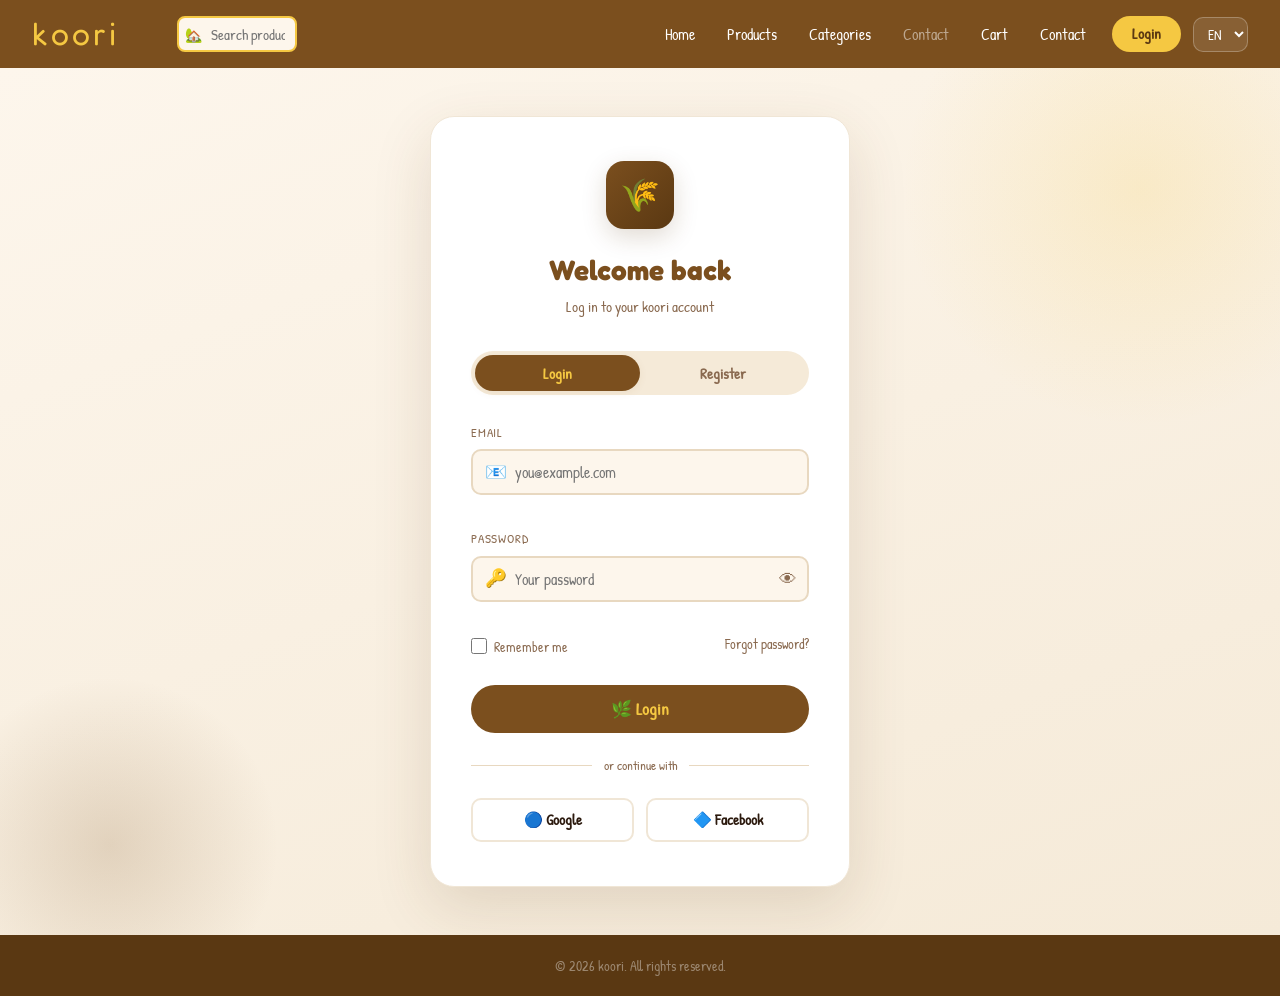
<file: login.html>
<!DOCTYPE html>
<html lang="en">
<head>
  <meta charset="UTF-8"/>
  <meta name="viewport" content="width=device-width, initial-scale=1.0"/>
  <title>koori — Login</title>
  <link href="https://fonts.googleapis.com/css2?family=Patrick+Hand&family=Fredoka+One&display=swap" rel="stylesheet"/>
  <link rel="stylesheet" href="login.css">
  <link rel="icon" type="image/png" href="logo.png">
  <link rel="stylesheet" href="variables.css">
  <link rel="stylesheet" href="navbar.css">
  <link rel="stylesheet" href="buttons.css">
  <link rel="stylesheet" href="cards.css">
  <link rel="stylesheet" href="utilities.css">
  <script>
    (function() {
      if (localStorage.getItem('loggedIn') === 'true') {
        var params = new URLSearchParams(location.search);
        window.location.replace(params.get('redirect') || 'products.html');
      }
    })();
  </script>
</head>
<body>

<!--  NAVBAR  -->
<header role="banner">
    <nav class="navbar" role="navigation" aria-label="Main navigation">
        <div class="koori-bg">
            <span class="koori-logo">
                <a href="index.html" class="link-logo" aria-label="koori home">
                <span class="koori-letter1" aria-hidden="true">k</span>
                <span class="koori-letter2" aria-hidden="true">o</span>
                <span class="koori-letter3" aria-hidden="true">o</span>
                <span class="koori-letter4" aria-hidden="true">r</span>
                <span class="koori-letter5" aria-hidden="true">i</span>
                </a>
            </span>

        </div>
        <div class="search-box">
        <input type="text" placeholder="Search products…" id="navSearch" aria-label="Search products" autocomplete="off"/>
        <button type="reset" aria-label="Clear search"></button>
        <div class="search-results" id="searchResults" role="listbox" aria-label="Search suggestions"></div>
        </div>
        <ul class="nav-links" role="list">
            <li><a href="index.html">Home</a></li>
            <li><a href="products.html">Products</a></li>
            <li><a href="categories.html">news</a></li>
            <li><a href="#" id="addItemLink">Add Item</a></li>
            <li><a href="cart.html">Cart <span id="cartCount" aria-live="polite" aria-label="items in cart"></span></a></li>
            <li><a href="contact.html">Contact</a></li>
        </ul>
        <button class="hamburger" id="hamburgerBtn" aria-expanded="false" aria-controls="mobileNav" aria-label="Toggle menu">
          <span></span><span></span><span></span>
        </button>
        <div class="nav-icons">
            <a href="login.html" class="login-btn">Login</a>
        </div>
        <div class="language-switcher">
            <select id="languageSelect" aria-label="Select language">
                <option value="en">EN</option>
                <option value="fr">FR</option>
                <option value="ar">AR</option>
                <option value="it">IT</option>
            </select>
        </div>
    </nav>
    <!-- Mobile Nav -->
    <nav class="mobile-nav" id="mobileNav" aria-label="Mobile navigation">
        <a href="index.html">Home</a>
        <a href="products.html">Products</a>
        <a href="categories.html">news</a>
        <a href="#" id="addItemLinkMobile">Add Item</a>
        <a href="cart.html">Cart</a>
        <a href="contact.html">Contact</a>
        <a href="login.html">Login</a>
    </nav>
</header>


<!--  MAIN  -->
<main>
  <div class="login-card">

    <!-- icon + heading -->
    <div class="card-icon">🌾</div>
    <h1 class="card-title">Welcome back</h1>
    <p class="card-subtitle">Log in to your koori account</p>

    <!-- tabs -->
    <div class="tabs">
      <button class="tab-btn active" id="tabLogin"    onclick="switchTab('login')">Login</button>
      <button class="tab-btn"        id="tabRegister" onclick="switchTab('register')">Register</button>
    </div>

    <!-- alert banner -->
    <div class="alert" id="alertBox"></div>

    <!-- ── LOGIN FORM ── -->
    <div class="form-panel visible" id="panelLogin">
      <div class="field" id="savedPhoneField" style="display:none;">
        <label>Phone Number</label>
        <div class="input-wrap">
          <span class="input-icon">📞</span>
          <input type="tel" id="savedPhoneDisplay" placeholder="" readonly style="background:var(--cream-dark);cursor:default;color:var(--text-muted);"/>
        </div>
      </div>

      <div class="field">
        <label for="loginEmail">Email</label>
        <div class="input-wrap">
          <span class="input-icon">📧</span>
          <input type="email" id="loginEmail" placeholder="you@example.com" autocomplete="email"/>
        </div>
        <div class="field-error" id="loginEmailErr"></div>
      </div>

      <div class="field">
        <label for="loginPassword">Password</label>
        <div class="input-wrap">
          <span class="input-icon">🔑</span>
          <input type="password" id="loginPassword" placeholder="Your password" autocomplete="current-password"/>
          <button class="toggle-pw" type="button" onclick="togglePw('loginPassword',this)" title="Show / hide">👁</button>
        </div>
        <div class="field-error" id="loginPasswordErr"></div>
      </div>

      <div class="form-row">
        <label class="remember-label">
          <input type="checkbox" id="rememberMe"/> Remember me
        </label>
        <a href="#" class="forgot-link" onclick="forgotPassword(event)">Forgot password?</a>
      </div>

      <button class="submit-btn" id="loginBtn" onclick="doLogin()">🌿 Login</button>

      <div class="divider">or continue with</div>
      <div class="social-row">
        <button class="social-btn" onclick="socialLogin('Google')">🔵 Google</button>
        <button class="social-btn" onclick="socialLogin('Facebook')">🔷 Facebook</button>
      </div>
    </div>

    <!-- ── REGISTER FORM ── -->
    <div class="form-panel" id="panelRegister">
      <div class="field">
        <label for="regName">Full Name</label>
        <div class="input-wrap">
          <span class="input-icon">👤</span>
          <input type="text" id="regName" placeholder="Your full name" autocomplete="name"/>
        </div>
        <div class="field-error" id="regNameErr"></div>
      </div>

      <div class="field">
        <label for="regPhone">Phone Number</label>
        <div class="input-wrap">
          <span class="input-icon">📞</span>
          <input type="tel" id="regPhone" placeholder="+216 55 123 456" autocomplete="tel"/>
        </div>
        <div class="field-error" id="regPhoneErr"></div>
      </div>

      <div class="field">
        <label for="regEmail">Email</label>
        <div class="input-wrap">
          <span class="input-icon">📧</span>
          <input type="email" id="regEmail" placeholder="you@example.com" autocomplete="email"/>
        </div>
        <div class="field-error" id="regEmailErr"></div>
      </div>

      <div class="field">
        <label for="regPassword">Password</label>
        <div class="input-wrap">
          <span class="input-icon">🔑</span>
          <input type="password" id="regPassword" placeholder="Choose a password" autocomplete="new-password"
                 oninput="checkStrength(this.value)"/>
          <button class="toggle-pw" type="button" onclick="togglePw('regPassword',this)" title="Show / hide">👁</button>
        </div>
        <div class="strength-bar" id="strengthBar">
          <div class="strength-seg" id="seg1"></div>
          <div class="strength-seg" id="seg2"></div>
          <div class="strength-seg" id="seg3"></div>
          <div class="strength-seg" id="seg4"></div>
        </div>
        <div class="strength-label" id="strengthLabel"></div>
        <!-- live password tips -->
        <div class="pw-tips" id="pwTips">
          <div class="pw-tips-title">🔐 A strong password needs:</div>
          <ul class="pw-rules">
            <li class="pw-rule" id="rule-length">  <span class="rule-icon">✗</span> At least 8 characters</li>
            <li class="pw-rule" id="rule-upper">   <span class="rule-icon">✗</span> One uppercase letter (A–Z)</li>
            <li class="pw-rule" id="rule-number">  <span class="rule-icon">✗</span> One number (0–9)</li>
            <li class="pw-rule" id="rule-special"> <span class="rule-icon">✗</span> One special character (!@#$…)</li>
          </ul>
        </div>
        <div class="field-error" id="regPasswordErr"></div>
      </div>

      <div class="field">
        <label for="regConfirm">Confirm Password</label>
        <div class="input-wrap">
          <span class="input-icon">🔒</span>
          <input type="password" id="regConfirm" placeholder="Repeat your password" autocomplete="new-password"/>
          <button class="toggle-pw" type="button" onclick="togglePw('regConfirm',this)" title="Show / hide">👁</button>
        </div>
        <div class="field-error" id="regConfirmErr"></div>
      </div>

      <button class="submit-btn" id="registerBtn" onclick="doRegister()" style="margin-top:.4rem;">
        🌱 Create Account
      </button>

      <div class="divider">or continue with</div>
      <div class="social-row">
        <button class="social-btn" onclick="socialLogin('Google')">🔵 Google</button>
        <button class="social-btn" onclick="socialLogin('Facebook')">🔷 Facebook</button>
      </div>
    </div>

  </div>
</main>

<!--  FOOTER  -->
<footer class="site-footer">
  © 2026 koori. All rights reserved.
</footer>

<script src="login.js"></script>
</body>
</html>
</file>
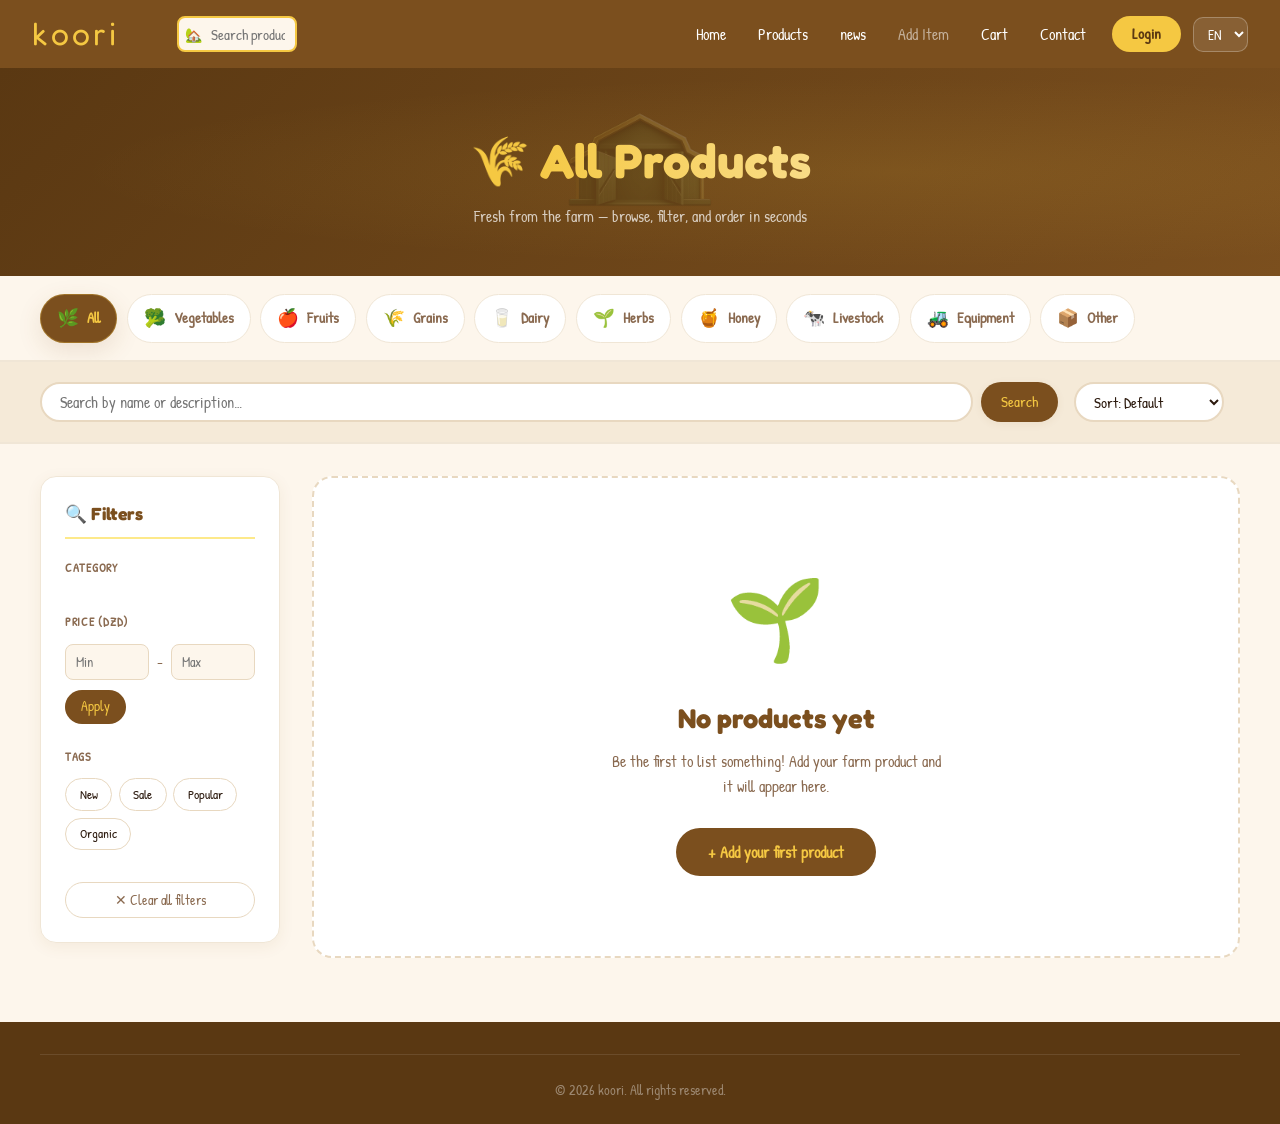
<file: products.html>
<!DOCTYPE html>
<html lang="en">
<head>
  <meta charset="UTF-8"/>
  <meta name="viewport" content="width=device-width, initial-scale=1.0"/>
  <title>koori — Products</title>
  <link href="https://fonts.googleapis.com/css2?family=Patrick+Hand&family=Fredoka+One&display=swap" rel="stylesheet"/>
  <link rel="stylesheet" href="products.css">
  <link rel="icon" type="image/png" href="logo.png">
  <link rel="stylesheet" href="variables.css">
  <link rel="stylesheet" href="navbar.css">
  <link rel="stylesheet" href="buttons.css">
  <link rel="stylesheet" href="cards.css">
  <link rel="stylesheet" href="utilities.css">

</head>
<body>

<!--  NAVBAR  -->

<header role="banner">
    <nav class="navbar" role="navigation" aria-label="Main navigation">
        <div class="koori-bg">
            <span class="koori-logo">
                <a href="index.html" class="link-logo" aria-label="koori home">
                <span class="koori-letter1" aria-hidden="true">k</span>
                <span class="koori-letter2" aria-hidden="true">o</span>
                <span class="koori-letter3" aria-hidden="true">o</span>
                <span class="koori-letter4" aria-hidden="true">r</span>
                <span class="koori-letter5" aria-hidden="true">i</span>
                </a>
            </span>

        </div>
        <div class="search-box">
        <input type="text" placeholder="Search products…" id="navSearch" aria-label="Search products" autocomplete="off"/>
        <button type="reset" aria-label="Clear search"></button>
        <div class="search-results" id="searchResults" role="listbox" aria-label="Search suggestions"></div>
        </div>
        <ul class="nav-links" role="list">
            <li><a href="index.html">Home</a></li>
            <li><a href="products.html">Products</a></li>
            <li><a href="categories.html">news</a></li>
            <li><a href="#" id="addItemLink">Add Item</a></li>
            <li><a href="cart.html">Cart <span id="cartCount" aria-live="polite" aria-label="items in cart"></span></a></li>
            <li><a href="contact.html">Contact</a></li>
        </ul>
        <button class="hamburger" id="hamburgerBtn" aria-expanded="false" aria-controls="mobileNav" aria-label="Toggle menu">
          <span></span><span></span><span></span>
        </button>
        <div class="nav-icons">
            <a href="login.html" class="login-btn">Login</a>
        </div>
        <div class="language-switcher">
            <select id="languageSelect" aria-label="Select language">
                <option value="en">EN</option>
                <option value="fr">FR</option>
                <option value="ar">AR</option>
                <option value="it">IT</option>
            </select>
        </div>
    </nav>
    <!-- Mobile Nav -->
    <nav class="mobile-nav" id="mobileNav" aria-label="Mobile navigation">
        <a href="index.html">Home</a>
        <a href="products.html">Products</a>
        <a href="news.html">news</a>
        <a href="#" id="addItemLinkMobile">Add Item</a>
        <a href="cart.html">Cart</a>
        <a href="contact.html">Contact</a>
        <a href="login.html">Login</a>
    </nav>
</header>

<!-- PAGE HERO -->
<section class="page-hero">
  <span class="page-hero-bg">❧</span>
  <h1>All Products</h1>
  <p>Fresh from the farm — browse, filter, and order in seconds</p>
</section>

<!--CATEGORY BUTTONS-->
<div class="cat-bar">
  <button class="cat-btn active" data-cat="all" onclick="selectCatBar(this,'all')">
    <span class="cat-btn-emoji">🌿</span> All
  </button>
  <button class="cat-btn" data-cat="Vegetables" onclick="selectCatBar(this,'Vegetables')">
    <span class="cat-btn-emoji">🥦</span> Vegetables
  </button>
  <button class="cat-btn" data-cat="Fruits" onclick="selectCatBar(this,'Fruits')">
    <span class="cat-btn-emoji">🍎</span> Fruits
  </button>
  <button class="cat-btn" data-cat="Grains" onclick="selectCatBar(this,'Grains')">
    <span class="cat-btn-emoji">🌾</span> Grains
  </button>
  <button class="cat-btn" data-cat="Dairy" onclick="selectCatBar(this,'Dairy')">
    <span class="cat-btn-emoji">🥛</span> Dairy
  </button>
  <button class="cat-btn" data-cat="Herbs" onclick="selectCatBar(this,'Herbs')">
    <span class="cat-btn-emoji">🌱</span> Herbs
  </button>
  <button class="cat-btn" data-cat="Honey" onclick="selectCatBar(this,'Honey')">
    <span class="cat-btn-emoji">🍯</span> Honey
  </button>
  <button class="cat-btn" data-cat="Livestock" onclick="selectCatBar(this,'Livestock')">
    <span class="cat-btn-emoji">🐄</span> Livestock
  </button>
  <button class="cat-btn" data-cat="Equipment" onclick="selectCatBar(this,'Equipment')">
    <span class="cat-btn-emoji">🚜</span> Equipment
  </button>
  <button class="cat-btn" data-cat="Other" onclick="selectCatBar(this,'Other')">
    <span class="cat-btn-emoji">📦</span> Other
  </button>
</div>

<!-- TOOLBAR -->
<div class="toolbar">
  <div class="toolbar-search">
    <input type="text" id="searchInput" placeholder="Search by name or description…"/>
    <button onclick="renderList()" class="bts">Search</button>
  </div>
  <select class="sort-select" id="sortSelect" onchange="renderList()">
    <option value="default">Sort: Default</option>
    <option value="price-asc">Price: Low → High</option>
    <option value="price-desc">Price: High → Low</option>
    <option value="name-asc">Name: A → Z</option>
    <option value="name-desc">Name: Z → A</option>
    <option value="newest">Newest First</option>
  </select>
  <span class="result-count" id="resultCount"></span>
</div>

<!--  MAIN LAYOUT  -->
<div class="products-layout">

  <!-- SIDEBAR -->
  <aside class="sidebar">
    <div class="filter-box">
      <h3>🔍 Filters</h3>
      <div class="filter-group">
        <h4>Category</h4>
        <div class="filter-pills" id="catPills"></div>
      </div>
      <div class="filter-group">
        <h4>Price (DZD)</h4>
        <div class="price-range">
          <div class="price-inputs">
            <input type="number" id="priceMin" placeholder="Min" min="0"/>
            <span>–</span>
            <input type="number" id="priceMax" placeholder="Max" min="0"/>
          </div>
          <button class="apply-price" onclick="renderList()">Apply</button>
        </div>
      </div>
      <div class="filter-group">
        <h4>Tags</h4>
        <div class="badge-filters" id="badgePills"></div>
      </div>
      <button class="clear-filters" onclick="clearFilters()">✕ Clear all filters</button>
    </div>
  </aside>

  <!-- LIST -->
  <div class="grid-area" id="gridArea">
    <!-- filled by JS -->
  </div>

</div>

<!--  FOOTER  -->
<footer class="footer">
  <div class="footer-bottom">
    <p>© 2026 koori. All rights reserved.</p>
  </div>
  
</footer>

<div class="cart-toast" id="cartToast"></div>
<script src="products.js"></script>
</body>
</html>
</file>
<file: login.css>
/* ══════════════════════════════════════════════════════════
   PAGE LAYOUT
   ══════════════════════════════════════════════════════════ */
body {
  display: flex;
  flex-direction: column;
}

main {
  flex: 1;
  display: flex;
  align-items: center;
  justify-content: center;
  padding: 3rem 1.5rem;
  background: linear-gradient(160deg, var(--cream) 0%, var(--cream-dark) 100%);
  position: relative;
  overflow: hidden;
}

/* decorative blobs */
main::before, main::after {
  content: '';
  position: absolute;
  border-radius: 50%;
  opacity: .18;
  pointer-events: none;
}
main::before {
  width: 480px; height: 480px;
  background: radial-gradient(circle, var(--gold) 0%, transparent 70%);
  top: -120px; right: -100px;
}
main::after {
  width: 340px; height: 340px;
  background: radial-gradient(circle, var(--brown) 0%, transparent 70%);
  bottom: -80px; left: -60px;
}


/* ══════════════════════════════════════════════════════════
   LOGIN CARD
   ══════════════════════════════════════════════════════════ */
.login-card {
  background: var(--white);
  border-radius: 24px;
  border: 1.5px solid #f0e6d6;
  box-shadow: 0 20px 60px rgba(123,79,30,.13);
  padding: 2.8rem 2.5rem 2.5rem;
  width: 100%; max-width: 420px;
  position: relative; z-index: 1;
  animation: cardIn .5s cubic-bezier(.22,1,.36,1) both;
}
@keyframes cardIn {
  from { opacity: 0; transform: translateY(28px) scale(.97); }
  to   { opacity: 1; transform: translateY(0) scale(1); }
}

/* card top */
.card-icon {
  width: 64px; height: 64px;
  background: linear-gradient(135deg, var(--brown-dark), var(--brown));
  border-radius: 18px;
  display: flex; align-items: center; justify-content: center;
  font-size: 2rem;
  margin: 0 auto 1.25rem;
  box-shadow: 0 6px 20px rgba(123,79,30,.25);
}
.card-title {
  font-family: 'Fredoka One', cursive;
  font-size: 1.75rem; color: var(--brown);
  text-align: center; margin-bottom: .3rem;
}
.card-subtitle {
  text-align: center; color: var(--text-muted);
  font-size: .95rem; margin-bottom: 2rem;
}


/* ══════════════════════════════════════════════════════════
   TABS
   ══════════════════════════════════════════════════════════ */
.tabs {
  display: flex;
  background: var(--cream-dark);
  border-radius: 99px;
  padding: 4px;
  margin-bottom: 1.8rem;
}
.tab-btn {
  flex: 1; height: 36px;
  border: none; border-radius: 99px;
  background: transparent; color: var(--text-muted);
  font-family: 'Patrick Hand', cursive;
  font-size: .95rem; cursor: pointer;
  transition: all .25s;
}
.tab-btn.active {
  background: var(--brown); color: var(--gold);
  box-shadow: 0 3px 10px rgba(90,56,18,.25);
}


/* ══════════════════════════════════════════════════════════
   FORM PANELS
   ══════════════════════════════════════════════════════════ */
.form-panel { display: none; }
.form-panel.visible {
  display: block;
  animation: fadeUp .3s ease both;
}
@keyframes fadeUp {
  from { opacity: 0; transform: translateY(10px); }
  to   { opacity: 1; transform: translateY(0); }
}

.field { margin-bottom: 1.1rem; }
.field label {
  display: block;
  font-size: .82rem; color: var(--text-muted);
  text-transform: uppercase; letter-spacing: .06em;
  margin-bottom: .4rem;
}

.input-wrap {
  position: relative;
  display: flex; align-items: center;
}
.input-wrap .input-icon {
  position: absolute; left: 14px;
  font-size: 1.1rem; pointer-events: none; user-select: none;
}
.input-wrap input {
  width: 100%; height: 46px;
  padding: 0 44px 0 42px;
  border: 2px solid #e8d8c0; border-radius: var(--radius);
  background: var(--cream); color: var(--text);
  font-family: 'Patrick Hand', cursive; font-size: 1rem;
  outline: none;
  transition: border-color .2s, box-shadow .2s;
}
.input-wrap input:focus {
  border-color: var(--gold);
  box-shadow: 0 0 0 3px rgba(245,200,66,.18);
}
.input-wrap input.error {
  border-color: var(--red);
  box-shadow: 0 0 0 3px rgba(192,57,43,.12);
}

.toggle-pw {
  position: absolute; right: 12px;
  background: none; border: none; cursor: pointer;
  font-size: 1.15rem; padding: 0; line-height: 1;
  color: var(--text-muted); transition: color .2s;
}
.toggle-pw:hover { color: var(--brown); }

.field-error {
  color: var(--red); font-size: .82rem;
  margin-top: .3rem; min-height: 1.1em;
}


/* ══════════════════════════════════════════════════════════
   REMEMBER / FORGOT ROW
   ══════════════════════════════════════════════════════════ */
.form-row {
  display: flex; align-items: center;
  justify-content: space-between;
  margin-bottom: 1.4rem; font-size: .88rem;
}
.remember-label {
  display: flex; align-items: center;
  gap: .45rem; cursor: pointer; color: var(--text-muted);
}
.remember-label input[type="checkbox"] {
  width: 16px; height: 16px;
  accent-color: var(--brown); cursor: pointer;
}
.forgot-link {
  color: var(--brown); text-decoration: none;
  font-size: .88rem; transition: color .2s;
}
.forgot-link:hover { color: var(--gold); text-decoration: underline; }


/* ══════════════════════════════════════════════════════════
   DIVIDER + SOCIAL
   ══════════════════════════════════════════════════════════ */
.divider {
  display: flex; align-items: center;
  gap: .75rem; margin: 1.4rem 0;
  color: var(--text-muted); font-size: .82rem;
}
.divider::before, .divider::after {
  content: ''; flex: 1; height: 1px; background: #e8d8c0;
}

.social-row { display: flex; gap: .75rem; }
.social-btn {
  flex: 1; height: 42px;
  border: 2px solid #e8d8c0; border-radius: var(--radius);
  background: var(--white);
  font-family: 'Patrick Hand', cursive; font-size: .88rem;
  color: var(--text); cursor: pointer;
  display: flex; align-items: center; justify-content: center;
  gap: .5rem;
  transition: border-color .2s, background .2s, transform .15s;
}
.social-btn:hover {
  border-color: var(--gold); background: #fffbf0; transform: scale(1.02);
}


/* ══════════════════════════════════════════════════════════
   ALERT BANNER
   ══════════════════════════════════════════════════════════ */
.alert {
  display: none; padding: .7rem 1rem;
  border-radius: var(--radius); font-size: .9rem;
  margin-bottom: 1rem; font-weight: 600;
}
.alert.error   { background: #fdecea; color: var(--red);   border: 1.5px solid #f5c6c2; display: block; }
.alert.success { background: #eaf7ed; color: var(--green); border: 1.5px solid #b9e4c0; display: block; }


/* ══════════════════════════════════════════════════════════
   PASSWORD STRENGTH
   ══════════════════════════════════════════════════════════ */
.strength-bar { display: flex; gap: 4px; margin-top: .45rem; }
.strength-seg {
  height: 4px; flex: 1; border-radius: 99px;
  background: #e8d8c0; transition: background .3s;
}
.strength-label { font-size: .75rem; color: var(--text-muted); margin-top: .25rem; }

.pw-tips {
  display: none; margin-top: .65rem;
  background: #fffbf0; border: 1.5px solid #f0e6d6;
  border-radius: var(--radius); padding: .75rem 1rem;
  animation: fadeUp .25s ease both;
}
.pw-tips.visible { display: block; }
.pw-tips-title { font-size: .82rem; font-weight: 700; color: var(--brown); margin-bottom: .5rem; }
.pw-rules { list-style: none; display: flex; flex-direction: column; gap: .3rem; }
.pw-rule {
  display: flex; align-items: center; gap: .5rem;
  font-size: .83rem; color: var(--text-muted); transition: color .25s;
}
.pw-rule .rule-icon {
  width: 18px; height: 18px; border-radius: 50%;
  display: flex; align-items: center; justify-content: center;
  font-size: .75rem; font-weight: 700; flex-shrink: 0;
  background: #f5c6c2; color: var(--red);
  transition: background .25s, color .25s;
}
.pw-rule.passed { color: var(--green); }
.pw-rule.passed .rule-icon { background: #b9e4c0; color: var(--green); }


/* ══════════════════════════════════════════════════════════
   SITE FOOTER (login page minimal footer)
   ══════════════════════════════════════════════════════════ */
.site-footer {
  background: var(--brown-dark);
  padding: 1.25rem 2.5rem;
  text-align: center;
  color: rgba(255,255,255,.4); font-size: .88rem;
}


/* ══════════════════════════════════════════════════════════
   RESPONSIVE
   ══════════════════════════════════════════════════════════ */
@media (max-width: 768px) {
  .login-card { padding: 2rem 1.4rem 1.8rem; }
  .nav-icons  { display: none; }
}
</file>
<file: variables.css>
/* =========================================================
   KOORI DESIGN SYSTEM — variables.css
   Exact tokens extracted from main.css
   ========================================================= */

:root {
  /* ── EXACT PALETTE FROM main.css ── */
  --brown:        #7B4F1E;
  --brown-dark:   #5a3812;
  --gold:         #F5C842;
  --gold-light:   #fde98a;
  --cream:        #fdf6ec;
  --cream-dark:   #f5ead8;
  --text:         #2c1a0e;
  --text-muted:   #8a6a50;
  --white:        #ffffff;
  --radius:       10px;
  --nav-h:        68px;

  /* ── SEMANTIC ALIASES (for buttons.css / navbar.css) ── */
  --color-primary:       var(--brown);
  --color-primary-dark:  var(--brown-dark);
  --color-secondary:     #3A7D44;
  --color-secondary-dark:#1F3A2E;
  --color-accent:        var(--gold);
  --color-accent-light:  var(--gold-light);

  --color-background:    var(--cream);
  --color-surface:       var(--white);
  --color-surface-soft:  var(--cream-dark);

  --color-text:          var(--text);
  --color-text-soft:     #6F5842;
  --color-text-muted:    var(--text-muted);
  --color-text-inverse:  var(--white);

  --color-success: #2F8F46;
  --color-warning: #D99A00;
  --color-danger:  #C0392B;
  --color-info:    #2F6B9A;

  /* ── GRADIENTS ── */
  --gradient-primary:   linear-gradient(135deg, var(--brown), var(--brown-dark));
  --gradient-secondary: linear-gradient(135deg, #3A7D44, #1F3A2E);
  --gradient-gold:      linear-gradient(135deg, var(--gold), var(--gold-light));
  --gradient-hero:      linear-gradient(135deg, #3A240C 0%, #5A3812 35%, #7B4F1E 70%, #3A7D44 100%);
  --gradient-page:      linear-gradient(135deg, #FDF6EC 0%, #F5EAD8 28%, #CFA97A 58%, #7B4F1E 100%);

  /* ── TYPOGRAPHY ── */
  --font-brand: 'Fredoka One', cursive;
  --font-body:  'Patrick Hand', cursive;

  --font-size-xs:  0.75rem;
  --font-size-sm:  0.875rem;
  --font-size-md:  1rem;
  --font-size-lg:  1.125rem;
  --font-size-xl:  1.5rem;
  --font-size-2xl: 2rem;
  --font-size-3xl: 2.75rem;
  --font-size-4xl: 4rem;

  --font-weight-regular: 400;
  --font-weight-medium:  500;
  --font-weight-bold:    700;

  --line-height-tight:  1.1;
  --line-height-normal: 1.5;
  --line-height-loose:  1.8;

  /* ── SPACING ── */
  --space-1:  0.25rem;
  --space-2:  0.5rem;
  --space-3:  0.75rem;
  --space-4:  1rem;
  --space-5:  1.25rem;
  --space-6:  1.5rem;
  --space-8:  2rem;
  --space-10: 2.5rem;
  --space-12: 3rem;
  --space-16: 4rem;
  --space-20: 5rem;

  /* ── RADIUS (matches main.css --radius: 10px) ── */
  --radius-sm:   8px;
  --radius-md:   var(--radius);   /* 10px */
  --radius-lg:   16px;
  --radius-xl:   20px;
  --radius-full: 99px;

  /* ── SHADOWS (brown-tinted) ── */
  --shadow-sm:    0 2px 8px  rgba(123, 79, 30, 0.07);
  --shadow-md:    0 8px 24px rgba(123, 79, 30, 0.13);
  --shadow-lg:    0 20px 48px rgba(123, 79, 30, 0.18);
  --shadow-gold:  0 8px 24px rgba(245, 200, 66, 0.28);
  --shadow-green: 0 10px 30px rgba(31, 58, 46, 0.18);

  /* ── BORDERS ── */
  --border-soft:  1.5px solid #f0e6d6;
  --border-gold:  1.5px solid rgba(245, 200, 66, 0.65);
  --border-green: 1.5px solid rgba(58, 125, 68, 0.25);

  /* ── TRANSITIONS ── */
  --transition-fast:    150ms ease;
  --transition-normal:  250ms ease;
  --transition-slow:    400ms ease;
  --transition-premium: 300ms cubic-bezier(0.22, 1, 0.36, 1);

  /* ── LAYOUT ── */
  --nav-height:    var(--nav-h);
  --container-sm:  720px;
  --container-md:  960px;
  --container-lg:  1180px;
  --container-xl:  1320px;

  /* ── Z-INDEX ── */
  --z-dropdown: 100;
  --z-navbar:   200;
  --z-modal:    500;
  --z-toast:    900;
}

/* ── BASE RESET (mirrors main.css) ── */
*, *::before, *::after { box-sizing: border-box; margin: 0; padding: 0; }
html { scroll-behavior: smooth; }

body {
  font-family: 'Patrick Hand', cursive;
  background: var(--cream);
  color: var(--text);
  min-height: 100vh;
  line-height: var(--line-height-normal);
}

img, video, svg { max-width: 100%; display: block; }
button, input, select, textarea { font: inherit; cursor: pointer; }
a { color: inherit; }

/* ── ACCESSIBILITY ── */
a:focus-visible, button:focus-visible,
select:focus-visible, input:focus-visible {
  outline: 2px solid var(--gold);
  outline-offset: 2px;
}

.skip-link {
  position: absolute; top: -100%; left: 1rem;
  background: var(--gold); color: var(--brown-dark);
  padding: 8px 18px; border-radius: 0 0 8px 8px;
  font-weight: 700; z-index: 9999;
  text-decoration: none; transition: top 0.2s;
}
.skip-link:focus { top: 0; }

/* ── GLOBAL SECTION HELPERS (from main.css) ── */
.section-header { text-align: center; margin-bottom: 3rem; }

.section-title {
  display: flex; align-items: center; justify-content: center;
  gap: 1rem;
  font-family: 'Fredoka One', cursive;
  font-size: clamp(1.8rem, 4vw, 2.4rem);
  color: var(--brown);
  margin-bottom: 0.5rem;
}

.title-line {
  display: inline-block;
  width: 48px; height: 3px;
  background: var(--gold); border-radius: 99px;
  flex-shrink: 0;
}

.section-sub { color: var(--text-muted); font-size: 1rem; }

/* ── CONTAINER ── */
.container {
  width: min(100% - 2rem, var(--container-lg));
  margin-inline: auto;
}
</file>
<file: navbar.css>
/* =========================================================
   KOORI NAVBAR — navbar.css
   Exact copy of navbar styles from main.css
   ========================================================= */

.navbar {
  display: flex;
  align-items: center;
  gap: 0.75rem;
  padding: 0 2rem;
  height: var(--nav-h);
  background: var(--brown);
  position: sticky;
  top: 0;
  z-index: 100;
  flex-wrap: wrap;
}

/* ── LOGO ── */
.link-logo {
  font-family: 'Fredoka One', cursive;
  font-size: 32px;
  color: var(--gold);
  display: flex;
  gap: 3px;
  cursor: pointer;
  text-decoration: none;
}
.koori-logo {
  font-family: 'Fredoka One', cursive;
  font-size: 32px;
  color: var(--gold);
  display: flex;
  gap: 3px;
  cursor: pointer;
  text-decoration: none;
}

.koori-letter1, .koori-letter2, .koori-letter3,
.koori-letter4, .koori-letter5 {
  display: inline-block;
  animation: idleFloat 3s ease-in-out infinite;
  transition: color 0.2s;
}
.koori-letter1 { animation-delay: 0s; }
.koori-letter2 { animation-delay: .18s; }
.koori-letter3 { animation-delay: .36s; }
.koori-letter4 { animation-delay: .54s; }
.koori-letter5 { animation-delay: .72s; }

@keyframes idleFloat {
  0%,100% { transform: translateY(0) rotate(0deg) scale(1); }
  30%      { transform: translateY(-4px) rotate(-7deg) scale(1.11); }
  60%      { transform: translateY(-3px) rotate(6deg) scale(1.09); }
}

.koori-logo:hover .koori-letter1 { animation: explode1 .6s cubic-bezier(.16,1,.3,1) forwards; }
.koori-logo:hover .koori-letter2 { animation: explode2 .6s cubic-bezier(.16,1,.3,1) .05s forwards; }
.koori-logo:hover .koori-letter3 { animation: explode3 .6s cubic-bezier(.16,1,.3,1) .10s forwards; }
.koori-logo:hover .koori-letter4 { animation: explode4 .6s cubic-bezier(.16,1,.3,1) .15s forwards; }
.koori-logo:hover .koori-letter5 { animation: explode5 .6s cubic-bezier(.16,1,.3,1) .20s forwards; }

/* also trigger on .link-logo hover */
.link-logo:hover .koori-letter1 { animation: explode1 .6s cubic-bezier(.16,1,.3,1) forwards; }
.link-logo:hover .koori-letter2 { animation: explode2 .6s cubic-bezier(.16,1,.3,1) .05s forwards; }
.link-logo:hover .koori-letter3 { animation: explode3 .6s cubic-bezier(.16,1,.3,1) .10s forwards; }
.link-logo:hover .koori-letter4 { animation: explode4 .6s cubic-bezier(.16,1,.3,1) .15s forwards; }
.link-logo:hover .koori-letter5 { animation: explode5 .6s cubic-bezier(.16,1,.3,1) .20s forwards; }

@keyframes explode1 { 0%{transform:translate(0,0) rotate(0) scale(1);color:var(--gold)} 50%{transform:translate(-0,-0) rotate(90deg) scale(1.7);color:var(--gold-light)} 100%{transform:translate(-0,-0) rotate(-10deg) scale(1.15);color:#fff} }
@keyframes explode2 { 0%{transform:translate(0,0) rotate(0) scale(1);color:var(--gold)} 50%{transform:translate(-0,-0) rotate(-70deg) scale(1.8);color:var(--gold-light)} 100%{transform:translate(-0,-2px) rotate(5deg) scale(1.2);color:#fff} }
@keyframes explode3 { 0%{transform:translate(0,0) rotate(0) scale(1);color:var(--gold)} 50%{transform:translate(0,-0) rotate(-180deg) scale(1.9);color:var(--gold-light)} 100%{transform:translate(0,-4px) rotate(-2deg) scale(1.25);color:#fff} }
@keyframes explode4 { 0%{transform:translate(0,0) rotate(0) scale(1);color:var(--gold)} 50%{transform:translate(0,-0) rotate(70deg) scale(1.8);color:var(--gold-light)} 100%{transform:translate(0,-4px) rotate(6deg) scale(1.2);color:#fff} }
@keyframes explode5 { 0%{transform:translate(0,0) rotate(0) scale(1);color:var(--gold)} 50%{transform:translate(0,0) rotate(-90deg) scale(1.7);color:var(--gold-light)} 100%{transform:translate(0,-0) rotate(12deg) scale(1.15);color:#fff} }

/* ── SEARCH BAR ── */
.search-box {
  margin-left: 4%;
  position: relative;
  flex-shrink: 0;
}
.search-box::before {
  content: '🏡';
  position: absolute;
  left: 8px; top: 50%;
  transform: translateY(-50%);
  font-size: 14px;
  pointer-events: none;
  z-index: 1;
}
.search-box input[type="text"] {
  font-family: 'Patrick Hand', cursive;
  font-size: 15px;
  color: #2c1a0e;
  width: 120px; height: 36px;
  padding: 5px 10px 5px 32px;
  border: 2px solid #F5C842;
  border-radius: 8px;
  background: #fdf6ec;
  outline: none;
  transition: width 0.3s ease;
  cursor: pointer;
}
.search-box input[type="text"]:focus { width: 400px; cursor: text; }
.search-box input[type="text"]:not(:placeholder-shown) { width: 400px; }
.search-box button[type="reset"] { display: none; }

/* ── SEARCH RESULTS ── */
.search-results {
  position: absolute; top: calc(100% + 6px); left: 0;
  background: var(--white); border-radius: 12px;
  box-shadow: 0 8px 24px rgba(0,0,0,0.12);
  width: 260px; z-index: 200;
  overflow: hidden; display: none;
}
.search-results.open { display: block; }

.search-result-item {
  display: flex; align-items: center; gap: 10px;
  padding: 10px 14px; text-decoration: none; color: var(--text);
  font-size: 0.95rem; transition: background 0.15s;
  border-bottom: 1px solid #f0e6d6;
}
.search-result-item:last-child { border-bottom: none; }
.search-result-item:hover { background: var(--cream); color: var(--brown); }
.search-result-emoji { font-size: 1.4rem; }
.search-no-results { padding: 14px; color: var(--text-muted); font-size: 0.9rem; text-align: center; }

/* ── NAV LINKS ── */
.nav-links { display: flex; list-style: none; gap: 0.25rem; margin-left: auto; }
.nav-links a {
  position: relative;
  display: inline-block; padding: 6px 14px;
  color: var(--white); text-decoration: none;
  font-size: 1rem; border-radius: var(--radius);
  transition: color 0.2s ease, background 0.2s ease;
}
.nav-links a::after {
  content: '';
  position: absolute;
  bottom: 2px; left: 12px; right: 12px;
  height: 2px; background-color: var(--gold);
  border-radius: 2px; transform: scaleX(0);
  transform-origin: left center;
  transition: transform 0.35s cubic-bezier(0.4, 0, 0.2, 1);
}
.nav-links a:hover,
.nav-links a:focus { background: rgba(245,200,66,0.15); color: var(--gold); outline: none; }
.nav-links a:hover::after { transform: scaleX(1); }
.nav-links a.active { color: #27500A; background-color: #C0DD97; font-weight: 500; }
.nav-links a.active::after { transform: scaleX(1); background-color: #27500A; }

/* ── CART COUNT BADGE ── */
#cartCount:not(:empty) {
  display: inline-flex;
  align-items: center; justify-content: center;
  min-width: 18px; height: 18px;
  padding: 0 4px; font-size: 11px; font-weight: 600;
  background-color: #3B6D11; color: #fff;
  border-radius: 999px; margin-left: 4px; vertical-align: middle;
}

/* ── HAMBURGER ── */
.hamburger {
  display: none; flex-direction: column; justify-content: center; gap: 5px;
  width: 36px; height: 36px; background: none; border: none;
  cursor: pointer; margin-left: auto; padding: 4px;
}
.hamburger span {
  display: block; height: 3px; background: var(--gold);
  border-radius: 3px; transition: transform 0.3s, opacity 0.3s;
}
.hamburger[aria-expanded="true"] span:nth-child(1) { transform: translateY(8px) rotate(45deg); }
.hamburger[aria-expanded="true"] span:nth-child(2) { opacity: 0; }
.hamburger[aria-expanded="true"] span:nth-child(3) { transform: translateY(-8px) rotate(-45deg); }

/* ── MOBILE NAV ── */
.mobile-nav {
  display: none; flex-direction: column; gap: 0;
  background: var(--brown-dark); padding: 0.5rem 1rem 1rem;
}
.mobile-nav.open { display: flex; }
.mobile-nav a {
  color: rgba(255,255,255,0.85); text-decoration: none;
  padding: 10px 6px; border-bottom: 1px solid rgba(255,255,255,0.08);
  font-size: 1rem; transition: color 0.2s;
}
.mobile-nav a:hover { color: var(--gold); }

/* ── LOGIN BTN + LANGUAGE ── */
.nav-icons { flex-shrink: 0; }
.login-btn {
  display: inline-block; padding: 7px 20px;
  background: var(--gold); color: var(--brown-dark);
  font-family: 'Patrick Hand', cursive; font-size: 0.95rem;
  font-weight: 700; text-decoration: none; border-radius: 99px;
  transition: background 0.2s, transform 0.15s;
}
.login-btn:hover { background: var(--gold-light); transform: scale(1.04); }

.language-switcher select {
  padding: 6px 10px; border-radius: var(--radius);
  border: 1.5px solid rgba(255,255,255,0.25);
  background: rgba(255,255,255,0.1); color: var(--white);
  font-family: 'Patrick Hand', cursive; font-size: 0.9rem;
  outline: none; cursor: pointer; transition: border-color 0.2s;
}
.language-switcher select:hover,
.language-switcher select:focus { border-color: var(--gold); }
.language-switcher option { background: var(--brown-dark); color: var(--white); }

/* ── RESPONSIVE ── */
@media (max-width: 860px) {
  .navbar    { height: auto; padding: 1rem 1.25rem; gap: 0.75rem; }
  .nav-links { display: none; }
  .hamburger { display: flex; }
  .nav-search { width: 100%; order: 3; }
}
@media (max-width: 580px) {
  .nav-links { display: none; }
}
</file>
<file: buttons.css>
/* =========================================================
   KOORI BUTTONS — buttons.css
   Exact palette + style from main.css
   Brown bg · gold text · Patrick Hand font
   ========================================================= */

/* ── BASE ── */
.btn,
button.btn,
a.btn {
  display: inline-flex;
  align-items: center;
  justify-content: center;
  gap: 0.5rem;
  min-height: 42px;
  padding: 0.75rem 1.35rem;
  border: 1.5px solid transparent;
  border-radius: 99px;
  font-family: 'Patrick Hand', cursive;
  font-size: 1rem;
  font-weight: 700;
  line-height: 1;
  text-decoration: none;
  white-space: nowrap;
  cursor: pointer;
  user-select: none;
  transition: background 0.2s, color 0.2s, border-color 0.2s,
              box-shadow 0.2s, transform 0.15s, opacity 0.2s;
}
.btn:hover  { transform: translateY(-1px); }
.btn:active { transform: translateY(0) scale(0.98); }
.btn:focus-visible {
  outline: 2px solid var(--gold);
  outline-offset: 2px;
}
.hero-content h1 {
  font-family: 'Fredoka One', cursive;
  font-size: clamp(2.4rem, 6vw, 4.5rem);
  color: var(--gold); margin-bottom: 0.75rem; line-height: 1.1;
}
.hero-content p {
  font-size: clamp(1rem, 2.5vw, 1.5rem);
  color: rgba(255,255,255,0.88); margin-bottom: 2rem;
}
.hero-btn {
  display: inline-block; padding: 14px 40px;
  background: var(--gold); color: var(--brown-dark);
  font-family: 'Patrick Hand', cursive; font-size: 1.1rem;
  font-weight: 700; text-decoration: none; border-radius: 99px;
  letter-spacing: 0.5px; transition: background 0.2s, transform 0.2s;
}
.hero-btn:hover { background: var(--gold-light); transform: scale(1.06); }


/* ── PRIMARY  (brown · gold text) ── */
.btn-primary,
.hero-btn,
.offers-btn,
.bts {
  background: var(--brown);
  color: var(--gold);
  border-color: rgba(245,200,66,0.25);
  box-shadow: 0 2px 8px rgba(123,79,30,0.07);
}
.btn-primary:hover,
.hero-btn:hover,
.offers-btn:hover,
.bts:hover {
  background: var(--brown-dark);
  color: var(--gold-light);
  box-shadow: 0 8px 24px rgba(123,79,30,0.13);
}

/* ── SECONDARY  (green · white text) ── */
.btn-secondary {
  background: linear-gradient(135deg, #3A7D44, #1F3A2E);
  color: var(--white);
  border-color: rgba(58,125,68,0.25);
  box-shadow: 0 2px 8px rgba(123,79,30,0.07);
}
.btn-secondary:hover {
  background: linear-gradient(135deg, #2E5F37, #1F3A2E);
  box-shadow: 0 10px 30px rgba(31,58,46,0.18);
}

/* ── GOLD  (gold bg · brown text — matches login-btn in main.css) ── */
.btn-gold,
.login-btn {
  background: var(--gold);
  color: var(--brown-dark);
  border-color: transparent;
}
.btn-gold:hover,
.login-btn:hover {
  background: var(--gold-light);
  color: var(--brown-dark);
  box-shadow: 0 8px 24px rgba(245,200,66,0.28);
}

/* ── OUTLINE ── */
.btn-outline {
  background: transparent;
  color: var(--brown);
  border-color: rgba(123,79,30,0.35);
}
.btn-outline:hover {
  background: rgba(123,79,30,0.08);
  border-color: var(--brown);
}

/* ── OUTLINE GOLD ── */
.btn-outline-gold {
  background: transparent;
  color: var(--gold);
  border-color: rgba(245,200,66,0.75);
}
.btn-outline-gold:hover {
  background: rgba(245,200,66,0.12);
  border-color: var(--gold);
}

/* ── GHOST ── */
.btn-ghost {
  background: transparent;
  color: var(--brown);
  border-color: transparent;
}
.btn-ghost:hover { background: rgba(123,79,30,0.08); }

/* ── SUCCESS ── */
.btn-success { background: #2F8F46; color: var(--white); }
.btn-success:hover { background: #25783A; box-shadow: 0 8px 24px rgba(47,143,70,0.22); }

/* ── DANGER ── */
.btn-danger { background: #C0392B; color: var(--white); }
.btn-danger:hover { background: #9F2D23; box-shadow: 0 8px 24px rgba(192,57,43,0.22); }

/* ── SIZES ── */
.btn-sm  { min-height: 34px; padding: 0.55rem 1rem;  font-size: 0.875rem; }
.btn-lg  { min-height: 52px; padding: 0.9rem 1.8rem; font-size: 1.125rem; }
.btn-full { width: 100%; }

/* ── ICON BUTTON ── */
.btn-icon {
  width: 42px; height: 42px; min-height: 42px;
  padding: 0; border-radius: 99px;
}
.btn-icon.btn-sm { width: 34px; height: 34px; min-height: 34px; }
.btn-icon.btn-lg { width: 52px; height: 52px; min-height: 52px; }

/* ── SOCIAL BUTTONS (matches main.css .social-btn) ── */
.social-btn {
  display: inline-flex; align-items: center; justify-content: center;
  gap: 0.5rem; height: 44px;
  border: 1.5px solid #f0e6d6;
  border-radius: var(--radius);
  background: var(--white); color: var(--text);
  font-family: 'Patrick Hand', cursive; font-size: 0.95rem;
  font-weight: 700; cursor: pointer; text-decoration: none;
  transition: border-color 0.2s, background 0.2s, transform 0.15s, box-shadow 0.2s;
}
.social-btn:hover {
  border-color: var(--gold);
  background: #fffbf0;
  transform: translateY(-1px);
  box-shadow: 0 4px 14px rgba(123,79,30,0.10);
}

/* ── CATEGORY BUTTONS ── */
.cat-btn {
  display: inline-flex; align-items: center; justify-content: center;
  gap: 0.5rem; min-height: 40px; padding: 0.65rem 1rem;
  border: 1.5px solid #f0e6d6; border-radius: 99px;
  background: var(--white); color: var(--text-muted);
  font-family: 'Patrick Hand', cursive; font-weight: 700;
  cursor: pointer;
  transition: border-color 0.2s, background 0.2s, color 0.2s,
              transform 0.15s, box-shadow 0.2s;
}
.cat-btn:hover {
  transform: translateY(-1px);
  border-color: var(--gold);
  color: var(--brown);
  background: #fffbf0;
  box-shadow: 0 2px 8px rgba(123,79,30,0.07);
}
.cat-btn.active {
  background: var(--brown);
  color: var(--gold);
  border-color: rgba(245,200,66,0.3);
  box-shadow: 0 8px 24px rgba(123,79,30,0.13);
}

/* ── TAB BUTTONS ── */
.tab-btn {
  min-height: 36px; padding: 0.5rem 1.1rem;
  border: none; border-radius: 99px;
  background: transparent; color: var(--text-muted);
  font-family: 'Patrick Hand', cursive; font-weight: 700;
  cursor: pointer;
  transition: background 0.2s, color 0.2s;
}
.tab-btn.active {
  background: var(--brown);
  color: var(--gold);
  box-shadow: 0 2px 8px rgba(123,79,30,0.07);
}

/* ── SUBMIT BUTTON (matches main.css) ── */
.submit-btn {
  height: 48px; border: none; border-radius: 99px;
  background: var(--brown); color: var(--gold);
  font-family: 'Patrick Hand', cursive; font-size: 1.05rem;
  font-weight: 700; cursor: pointer; width: 100%;
  transition: background 0.2s, transform 0.15s, box-shadow 0.2s;
}
.submit-btn:hover {
  background: var(--brown-dark);
  transform: scale(1.03);
  box-shadow: 0 8px 24px rgba(90,56,18,0.18);
}
.submit-btn:active { transform: scale(0.98); }
.submit-btn:disabled { opacity: 0.55; cursor: not-allowed; pointer-events: none; }

/* ── OFFERS / SEE-ALL BUTTON (from main.css) ── */
.offers-btn {
  display: inline-block; padding: 11px 30px;
  background: var(--gold); color: var(--brown-dark);
  font-family: 'Patrick Hand', cursive; font-size: 1rem;
  font-weight: 700; text-decoration: none; border-radius: 99px;
  transition: background 0.2s, transform 0.15s;
}
.offers-btn:hover { background: var(--gold-light); transform: scale(1.05); }

/* ── NEWSLETTER BUTTON ── */
.newsletter-btn {
  height: 44px; padding: 0 28px; border: none; border-radius: 99px;
  background: var(--gold); color: var(--brown-dark);
  font-family: 'Patrick Hand', cursive; font-size: 1rem;
  font-weight: 700; cursor: pointer;
  transition: background 0.2s, transform 0.15s;
}
.newsletter-btn:hover { background: var(--gold-light); transform: scale(1.05); }

/* ── DISABLED + LOADING ── */
.btn:disabled,
.btn.disabled,
button:disabled {
  opacity: 0.55; cursor: not-allowed;
  pointer-events: none; box-shadow: none;
}
.btn.loading,
.submit-btn.loading {
  position: relative; pointer-events: none; opacity: 0.75;
}
.btn.loading::after,
.submit-btn.loading::after {
  content: '';
  width: 16px; height: 16px;
  border: 2px solid var(--gold);
  border-right-color: transparent;
  border-radius: 50%;
  animation: btnSpin 0.7s linear infinite;
  display: inline-block;
  margin-left: 8px; vertical-align: middle;
}
@keyframes btnSpin { to { transform: rotate(360deg); } }

/* ── RESPONSIVE ── */
@media (max-width: 480px) {
  .btn, button.btn, a.btn { width: 100%; }
  .btn-icon { width: 42px; }
}
</file>
<file: cards.css>
@keyframes cardFadeUp {
  from { opacity: 0; transform: translateY(20px); }
  to   { opacity: 1; transform: translateY(0); }
}

/* 
   PRODUCT CARDS
 */
.product-card {
  position: relative;
  display: flex; flex-direction: column;
  text-decoration: none; color: inherit;
  background: var(--white);
  border-radius: 20px; overflow: hidden;
  border: 1.5px solid #f0e6d6;
  transition: transform 0.3s ease, box-shadow 0.3s ease;
  animation: cardFadeUp 0.5s ease both;
}
.product-card:hover {
  transform: translateY(-8px);
  box-shadow: 0 15px 30px rgb(255, 255, 255);
}

.product-img {
  height: 160px;
  display: flex; align-items: center; justify-content: center;
  font-size: 72px;
  transition: transform 0.3s ease;
  border-radius: 36px 36px 36px 36px;
  background-color: white;
  
}

.product-card:hover .product-img { transform: scale(1.2); 
 background-color: #fff8e5;
}
.product-img img { width: 100%; height: 100%; object-fit: cover; }

.product-info {
  padding: 1.25rem 1.25rem 1.5rem;
  flex-grow: 1; display: flex; flex-direction: column;
}
.product-name {
  font-family: 'Fredoka One', cursive;
  color: var(--brown); font-size: 1.1rem; margin-bottom: 0.3rem;
}
.product-desc { color: var(--text-muted); font-size: 0.88rem; flex-grow: 1; margin-bottom: 0.75rem; }
.product-price { color: var(--brown); font-weight: 700; font-size: 1.05rem; margin-bottom: 0.9rem; }

/* also target .product-info h3 / p for pages that use those tags */
.product-info h3 {
  font-family: 'Fredoka One', cursive;
  color: var(--brown); font-size: 1.1rem; margin-bottom: 0.3rem;
}
.product-info p { color: var(--text-muted); font-size: 0.88rem; flex-grow: 1; margin-bottom: 0.75rem; }

.add-to-cart-btn {
  display: flex; align-items: center; justify-content: center; gap: 6px;
  padding: 9px 0; border: none; border-radius: 99px;
  background: var(--brown); color: var(--gold);
  font-family: 'Patrick Hand', cursive; font-size: 0.95rem;
  cursor: pointer; width: 100%;
  transition: background 0.2s, transform 0.15s;
}
.add-to-cart-btn:hover { background: var(--brown-dark); transform: scale(1.03); }

.product-badge {
  position: absolute; top: 12px; right: 12px;
  padding: 4px 12px; border-radius: 99px;
  font-size: 0.75rem; font-weight: 700;
  color: var(--white); z-index: 2;
}
.product-badge.new     { background: #786038; }
.product-badge.sale    { background: #c0392b; }
.product-badge.popular { background: #a67c43; }

/* 
   CATEGORY CARDS
 */
.cat-card,
.category-card {
  display: flex; flex-direction: column; align-items: center;
  gap: 0.6rem; padding: 1.5rem 1rem;
  background: var(--white); border-radius: 16px;
  border: 2px solid transparent;
  text-decoration: none; color: var(--brown);
  font-size: 1rem; font-weight: 700;
  transition: border-color 0.2s, transform 0.2s, background 0.2s;
  box-shadow: 0 2px 8px rgba(123,79,30,0.07);
}
.cat-card:hover,
.category-card:hover {
  border-color: var(--gold);
  background: #fffbf0;
  transform: translateY(-4px);
  box-shadow: 0 8px 20px rgba(123,79,30,0.13);
}

.cat-emoji,
.category-icon { font-size: 2.5rem; }

.cat-card span,
.category-card span {
  display: block;
  font-family: 'Fredoka One', cursive;
  font-size: 1rem; color: var(--brown);
}

/* 
   WHY / FEATURE CARDS 
 */
.why-card,
.feature-card {
  text-align: center; padding: 2rem 1.5rem;
  background: rgba(255,255,255,0.07);
  border-radius: 16px;
  border: 1px solid rgba(245,200,66,0.2);
  transition: transform 0.25s, background 0.25s;
}
.why-card:hover,
.feature-card:hover {
  transform: translateY(-6px);
  background: rgba(255,255,255,0.12);
}
.why-icon,
.feature-icon { font-size: 2.5rem; margin-bottom: 1rem; }
.why-card h3,
.feature-card h3 {
  font-family: 'Fredoka One', cursive;
  color: var(--gold); font-size: 1.2rem; margin-bottom: 0.5rem;
}
.why-card p,
.feature-card p { color: rgba(255,255,255,0.80); font-size: 0.95rem; line-height: 1.6; }

/* ─────────────────────────────────────
   NEWS CARDS
───────────────────────────────────── */
.news-card {
  border-radius: 18px; overflow: hidden;
  background: var(--white); border: 1.5px solid #f0e6d6;
  transition: transform 0.3s ease, box-shadow 0.3s ease;
  animation: cardFadeUp 0.5s ease both;
}
.news-card:hover {
  transform: translateY(-6px);
  box-shadow: 0 15px 30px rgba(123,79,30,0.12);
}
.news-card-image {
  min-height: 160px; background: var(--cream-dark);
  display: flex; align-items: center; justify-content: center;
  font-size: 3rem; border-bottom: 1px solid #f0e6d6;
}
.news-card-body { padding: 1.25rem; }
.news-tag {
  display: inline-block; padding: 3px 12px;
  border-radius: 99px; background: rgba(123,79,30,0.10);
  color: var(--brown); font-size: 0.72rem; font-weight: 700;
  margin-bottom: 0.75rem; text-transform: uppercase; letter-spacing: 0.04em;
}
.news-title {
  margin: 0 0 0.5rem; color: var(--brown);
  font-family: 'Fredoka One', cursive; font-size: 1.1rem;
}
.news-excerpt { margin: 0; color: var(--text-muted); font-size: 0.88rem; line-height: 1.55; }

/* ─────────────────────────────────────
   TESTIMONIAL CARDS
───────────────────────────────────── */
.testi-card {
  background: var(--white); border-radius: 16px;
  padding: 1.5rem; border: 1.5px solid #f0e6d6;
  transition: transform 0.25s, box-shadow 0.25s;
}
.testi-card:hover {
  transform: translateY(-4px);
  box-shadow: 0 10px 24px rgba(123,79,30,0.10);
}
.testi-stars { color: var(--gold); font-size: 1.1rem; margin-bottom: 0.75rem; }
.testi-text {
  font-size: 0.95rem; color: var(--text);
  line-height: 1.6; margin-bottom: 1.25rem; font-style: italic;
}
.testi-author { display: flex; align-items: center; gap: 0.75rem; }
.testi-avatar {
  width: 40px; height: 40px; border-radius: 50%;
  background: var(--brown); color: var(--gold);
  font-family: 'Fredoka One', cursive; font-size: 1.1rem;
  display: flex; align-items: center; justify-content: center;
  flex-shrink: 0;
}
.testi-author strong { display: block; color: var(--brown); font-size: 0.95rem; }
.testi-author span   { color: var(--text-muted); font-size: 0.82rem; }

/* ─────────────────────────────────────
   HOW-IT-WORKS STEPS
───────────────────────────────────── */
.how-step {
  flex: 1; min-width: 200px; max-width: 260px;
  text-align: center; padding: 2rem 1.5rem;
  background: var(--white); border-radius: 20px;
  border: 2px solid #f0e6d6;
  box-shadow: 0 4px 16px rgba(123,79,30,0.07);
  transition: transform 0.25s, box-shadow 0.25s;
}
.how-step:hover {
  transform: translateY(-6px);
  box-shadow: 0 12px 28px rgba(123,79,30,0.13);
}
.how-num {
  display: inline-flex; align-items: center; justify-content: center;
  width: 36px; height: 36px; border-radius: 50%;
  background: var(--gold); color: var(--brown-dark);
  font-family: 'Fredoka One', cursive; font-size: 1.1rem;
  margin-bottom: 0.75rem;
}
.how-icon { font-size: 2.5rem; margin-bottom: 0.75rem; }
.how-step h3 {
  font-family: 'Fredoka One', cursive;
  color: var(--brown); font-size: 1.1rem; margin-bottom: 0.4rem;
}
.how-step p { color: var(--text-muted); font-size: 0.9rem; line-height: 1.5; }

.how-arrow { font-size: 2rem; color: var(--gold); flex-shrink: 0; user-select: none; }

/* ─────────────────────────────────────
   LOGIN / FORM CARD
───────────────────────────────────── */
.login-card,
.form-card {
  background: var(--white);
  border: 1.5px solid #f0e6d6;
  border-radius: 24px;
  box-shadow: 0 20px 60px rgba(90,56,18,0.14);
  padding: 2.75rem 2.5rem;
}
.card-icon {
  width: 68px; height: 68px;
  margin: 0 auto 1.25rem;
  border-radius: 18px;
  background: linear-gradient(135deg, var(--brown), var(--brown-dark));
  color: var(--gold);
  box-shadow: 0 8px 24px rgba(90,56,18,0.18);
  display: flex; align-items: center; justify-content: center;
  font-size: 2rem;
}

/* ─────────────────────────────────────
   OFFER CARD
───────────────────────────────────── */
.offer-card,
.offers-content {
  max-width: 1000px; margin: 0 auto;
  display: flex; align-items: center;
  justify-content: space-between; gap: 2rem;
  flex-wrap: wrap;
}
.offers-tag {
  display: inline-block; padding: 4px 14px;
  background: var(--gold); color: var(--brown-dark);
  border-radius: 99px; font-size: 0.82rem;
  font-weight: 700; margin-bottom: 0.75rem;
}

/* ─────────────────────────────────────
   GRID HELPERS
───────────────────────────────────── */
.products-grid {
  display: grid;
  grid-template-columns: repeat(auto-fill, minmax(260px, 1fr));
  gap: 2rem; max-width: 1200px; margin: 0 auto;
}
.categories-grid {
  display: grid;
  grid-template-columns: repeat(auto-fill, minmax(150px, 1fr));
  gap: 1.25rem; max-width: 1000px; margin: 0 auto;
}
.news-grid {
  display: grid;
  grid-template-columns: repeat(auto-fill, minmax(260px, 1fr));
  gap: 1.5rem;
}
.testimonials-grid {
  display: grid;
  grid-template-columns: repeat(auto-fill, minmax(260px, 1fr));
  gap: 1.5rem; max-width: 1000px; margin: 0 auto;
}
.how-grid {
  display: flex; align-items: center; justify-content: center;
  gap: 1.5rem; max-width: 900px; margin: 0 auto; flex-wrap: wrap;
}
.why-grid {
  display: grid;
  grid-template-columns: repeat(auto-fit, minmax(220px, 1fr));
  gap: 2rem; max-width: 900px; margin: 0 auto;
}

/* ─────────────────────────────────────
   SEE ALL
───────────────────────────────────── */
.featured-cta { text-align: center; margin-top: 2.5rem; }
.see-all-btn {
  display: inline-block; padding: 12px 32px;
  background: var(--brown); color: var(--gold);
  font-family: 'Patrick Hand', cursive; font-size: 1rem;
  font-weight: 700; text-decoration: none; border-radius: 99px;
  transition: background 0.2s, transform 0.15s;
}
.see-all-btn:hover { background: var(--brown-dark); transform: scale(1.04); }

/* ─────────────────────────────────────
   TILT GLARE
───────────────────────────────────── */
.tilt-glare {
  position: absolute; inset: 0;
  pointer-events: none; border-radius: inherit;
  opacity: 0; transition: opacity 0.3s ease; z-index: 10;
}
[data-tilt]:hover { transform: none; }

/* ─────────────────────────────────────
   CARD STATE HELPERS
───────────────────────────────────── */
.card-muted    { opacity: 0.7; }
.card-selected { outline: 2px solid var(--gold); outline-offset: 3px; }
.card-flat     { box-shadow: none; }
.card-no-hover:hover { transform: none; box-shadow: none; }

/* ─────────────────────────────────────
   RESPONSIVE
───────────────────────────────────── */
@media (max-width: 860px) {
  .how-arrow { display: none; }
  .how-step  { max-width: 100%; }
}
@media (max-width: 580px) {
  .products-grid {
    grid-template-columns: repeat(auto-fill, minmax(160px, 1fr));
    gap: 1rem;
  }
  .product-img { height: 120px; }
  .how-grid { flex-direction: column; align-items: stretch; }
}
@media (max-width: 480px) {
  .categories-grid {
    grid-template-columns: repeat(auto-fill, minmax(130px, 1fr));
  }
  .cat-card,
  .category-card { padding: 1.25rem 0.75rem; }
}
</file>
<file: utilities.css>
/* =========================================================
   KOORI LOGIN / AUTH PAGE — utilities.css
   Exact palette + style from main.css
   White card · #f0e6d6 border · brown/gold
   Fredoka One (headings) · Patrick Hand (inputs)
   ========================================================= */

/* ── PAGE LAYOUT ── */
.login-page {
  min-height: calc(100vh - var(--nav-h));
  background: linear-gradient(135deg, #fdf6ec 0%, #f5ead8 50%, #e9d7be 100%);
  display: flex; align-items: center; justify-content: center;
  padding: 3rem 1.5rem;
}

/* ── CARD WRAPPER ── */
.login-wrapper { width: 100%; max-width: 460px; }

.login-card,
.form-card {
  background: var(--white);
  border: 1.5px solid #f0e6d6;
  border-radius: 24px;
  box-shadow: 0 20px 60px rgba(90,56,18,0.14);
  padding: 2.75rem 2.5rem;
  animation: loginFadeUp 0.6s ease both;
}
@keyframes loginFadeUp {
  from { opacity: 0; transform: translateY(24px); }
  to   { opacity: 1; transform: translateY(0); }
}

/* ── ICON ── */
.card-icon {
  width: 68px; height: 68px;
  margin: 0 auto 1.25rem;
  border-radius: 18px;
  background: linear-gradient(135deg, var(--brown), var(--brown-dark));
  color: var(--gold);
  box-shadow: 0 8px 24px rgba(90,56,18,0.18);
  display: flex; align-items: center; justify-content: center;
  font-size: 2rem;
}

/* ── HEADING ── */
.login-card h2,
.form-card h2 {
  font-family: 'Fredoka One', cursive;
  font-size: 1.9rem; color: var(--brown);
  text-align: center; margin: 0 0 0.4rem;
}
.login-card .card-sub,
.form-card .card-sub {
  text-align: center; color: var(--text-muted);
  font-size: 0.95rem; margin: 0 0 2rem;
}

/* ── TAB SWITCHER ── */
.auth-tabs {
  display: flex; background: var(--cream-dark);
  border-radius: 99px; padding: 4px;
  margin-bottom: 1.75rem; gap: 4px;
}
.auth-tab {
  flex: 1; height: 38px; border: none; border-radius: 99px;
  background: transparent; color: var(--text-muted);
  font-family: 'Patrick Hand', cursive; font-size: 1rem;
  font-weight: 700; cursor: pointer;
  transition: background 0.2s, color 0.2s;
}
.auth-tab.active {
  background: var(--brown); color: var(--gold);
  box-shadow: 0 4px 14px rgba(90,56,18,0.15);
}
.auth-tab:not(.active):hover { color: var(--brown); }

/* ── FORMS ── */
.login-form,
.register-form { display: flex; flex-direction: column; gap: 1.1rem; }

.form-group { display: flex; flex-direction: column; gap: 0.4rem; }
.form-group label { font-size: 0.9rem; font-weight: 700; color: var(--brown); }

.form-group input,
.form-group select,
.form-group textarea {
  height: 46px; padding: 0 1rem;
  border: 2px solid #f0e6d6; border-radius: var(--radius);
  background: var(--cream); color: var(--text);
  font-family: 'Patrick Hand', cursive; font-size: 1rem;
  outline: none;
  transition: border-color 0.2s, box-shadow 0.2s, background 0.2s;
}
.form-group textarea {
  height: auto; min-height: 110px;
  padding: 0.75rem 1rem; resize: vertical;
}
.form-group input::placeholder,
.form-group textarea::placeholder { color: var(--text-muted); opacity: 0.7; }
.form-group input:focus,
.form-group select:focus,
.form-group textarea:focus {
  border-color: var(--gold);
  background: var(--white);
  box-shadow: 0 0 0 3px rgba(245,200,66,0.18);
}

/* ── INLINE ROW ── */
.form-row { display: grid; grid-template-columns: 1fr 1fr; gap: 1rem; }

/* ── PASSWORD WRAPPER ── */
.password-wrap { position: relative; }
.password-wrap input { padding-right: 3rem; }
.toggle-pw {
  position: absolute; right: 12px; top: 50%;
  transform: translateY(-50%);
  background: none; border: none; cursor: pointer;
  font-size: 1.1rem; color: var(--text-muted);
  padding: 0; transition: color 0.2s;
}
.toggle-pw:hover { color: var(--brown); }

/* ── FORGOT LINK ── */
.forgot-link {
  display: block; text-align: right;
  font-size: 0.88rem; color: var(--text-muted);
  text-decoration: none; margin-top: -0.3rem;
  transition: color 0.2s;
}
.forgot-link:hover { color: var(--brown); text-decoration: underline; }

/* ── SUBMIT BUTTON ── */
.submit-btn {
  height: 48px; border: none; border-radius: 99px;
  background: var(--brown); color: var(--gold);
  font-family: 'Patrick Hand', cursive; font-size: 1.05rem;
  font-weight: 700; cursor: pointer; width: 100%; margin-top: 0.4rem;
  transition: background 0.2s, transform 0.15s, box-shadow 0.2s;
}
.submit-btn:hover {
  background: var(--brown-dark);
  transform: scale(1.03);
  box-shadow: 0 8px 24px rgba(90,56,18,0.18);
}
.submit-btn:active { transform: scale(0.98); }
.submit-btn:disabled { opacity: 0.55; cursor: not-allowed; pointer-events: none; }
.submit-btn.loading { position: relative; pointer-events: none; opacity: 0.75; }
.submit-btn.loading::after {
  content: ''; width: 16px; height: 16px;
  border: 2px solid var(--gold); border-right-color: transparent;
  border-radius: 50%; animation: loginSpin 0.7s linear infinite;
  display: inline-block; margin-left: 8px; vertical-align: middle;
}
@keyframes loginSpin { to { transform: rotate(360deg); } }

/* ── DIVIDER ── */
.auth-divider {
  display: flex; align-items: center; gap: 0.75rem;
  margin: 1.25rem 0; color: var(--text-muted); font-size: 0.88rem;
}
.auth-divider::before,
.auth-divider::after { content: ''; flex: 1; height: 1px; background: #f0e6d6; }

/* ── SOCIAL LOGIN ── */
.social-logins { display: grid; grid-template-columns: 1fr 1fr; gap: 0.75rem; }
.social-btn {
  display: inline-flex; align-items: center; justify-content: center;
  gap: 0.5rem; height: 44px;
  border: 2px solid #f0e6d6; border-radius: var(--radius);
  background: var(--white); color: var(--text);
  font-family: 'Patrick Hand', cursive; font-size: 0.95rem;
  font-weight: 700; cursor: pointer; text-decoration: none;
  transition: border-color 0.2s, background 0.2s, transform 0.15s, box-shadow 0.2s;
}
.social-btn:hover {
  border-color: var(--gold); background: #fffbf0;
  transform: translateY(-1px);
  box-shadow: 0 4px 14px rgba(123,79,30,0.10);
}

/* ── SWITCH LINK ── */
.auth-switch {
  text-align: center; margin-top: 1.5rem;
  color: var(--text-muted); font-size: 0.92rem;
}
.auth-switch a {
  color: var(--brown); font-weight: 700;
  text-decoration: none; transition: color 0.2s;
}
.auth-switch a:hover { color: var(--brown-dark); text-decoration: underline; }

/* ── FORM FEEDBACK ── */
.field-error { font-size: 0.82rem; color: #c0392b; margin-top: 2px; }
.form-msg {
  text-align: center; font-size: 0.92rem;
  padding: 0.6rem 1rem; border-radius: 10px; margin-top: 0.5rem;
}
.form-msg.success {
  background: rgba(47,143,70,0.10); color: #2F8F46;
  border: 1px solid rgba(47,143,70,0.2);
}
.form-msg.error {
  background: rgba(192,57,43,0.08); color: #c0392b;
  border: 1px solid rgba(192,57,43,0.2);
}

/* ── CHECKBOX ── */
.form-check {
  display: flex; align-items: flex-start;
  gap: 0.6rem; font-size: 0.9rem; color: var(--text-muted);
}
.form-check input[type="checkbox"] {
  width: 18px; height: 18px; min-height: unset;
  border: 2px solid #f0e6d6; border-radius: 5px;
  accent-color: var(--brown); cursor: pointer;
  margin-top: 2px; flex-shrink: 0;
}
.form-check a { color: var(--brown); font-weight: 700; text-decoration: none; }
.form-check a:hover { text-decoration: underline; }

/* ── RESPONSIVE ── */
@media (max-width: 520px) {
  .login-card, .form-card { padding: 2rem 1.5rem; border-radius: 20px; }
  .form-row { grid-template-columns: 1fr; }
  .social-logins { grid-template-columns: 1fr; }
}
</file>
<file: products.css>
/* =========================================================
   KOORI — products.css
   Page-specific styles only.
   Shared styles → variables.css · buttons.css · cards.css
   Navbar → main.css (or a shared navbar.css)
   ========================================================= */


/* ══════════════════════════════════════════════════════════
   PAGE HERO
   ══════════════════════════════════════════════════════════ */
.page-hero {
  background: linear-gradient(135deg, var(--brown-dark) 0%, var(--brown) 100%);
  padding: 3.5rem 2.5rem 3rem;
  text-align: center; position: relative; overflow: hidden;
}
.page-hero::before {
  content: ''; position: absolute; inset: 0;
  background: radial-gradient(ellipse at 70% 50%, rgba(245,200,66,.10) 0%, transparent 65%);
}
.page-hero::after {
  content: ''; position: absolute; inset: 0;
  background: url('koori.png') center center / contain no-repeat;
  opacity: 0.15; pointer-events: none;
}
.page-hero-bg {
  position: absolute; font-size: 120px; opacity: 0;
  top: 50%; left: 50%; transform: translate(-50%, -50%);
  pointer-events: none; user-select: none;
}
.page-hero h1, .page-hero p { position: relative; z-index: 1; }
.page-hero h1 {
  font-family: 'Fredoka One', cursive;
  font-size: clamp(2rem, 5vw, 3rem);
  color: var(--gold); margin-bottom: .5rem;
  background: linear-gradient(90deg, var(--gold) 20%, #fffaec 50%, var(--white) 55%, #fff8e5 60%, var(--gold) 40%);
  background-size: 200% auto;
  -webkit-background-clip: text;
  -webkit-text-fill-color: transparent;
  background-clip: text;
  animation: shine 3s ease-in-out infinite;
}
@keyframes shine {
  0%   { background-position: 200% center; }
  45%  { background-position: -10% center; }
  75%  { background-position: -10% center; }
  100% { background-position: 200% center; }
}
.page-hero p { color: rgba(255,255,255,.72); font-size: 1rem; }


/* ══════════════════════════════════════════════════════════
   CATEGORY BAR
   ══════════════════════════════════════════════════════════ */
.cat-bar {
  display: flex; align-items: center; gap: .6rem;
  padding: 1.1rem 2.5rem;
  background: var(--cream);
  border-bottom: 2px solid #f0e6d6;
  overflow-x: auto; flex-wrap: nowrap;
  scrollbar-width: none;
}
.cat-bar::-webkit-scrollbar { display: none; }

.cat-btn {
  display: inline-flex; align-items: center; gap: .4rem;
  padding: .45rem 1.1rem; border-radius: 99px;
  border: 2px solid #e8d8c0; background: var(--white);
  color: var(--text); font-family: 'Patrick Hand', cursive;
  font-size: .92rem; cursor: pointer; white-space: nowrap;
  transition: all .2s; flex-shrink: 0;
}
.cat-btn-emoji { font-size: 1.1rem; }
.cat-btn:hover { border-color: var(--gold); background: #fffbf0; }
.cat-btn.active { background: var(--brown); color: var(--gold); border-color: var(--brown); }


/* ══════════════════════════════════════════════════════════
   TOOLBAR
   ══════════════════════════════════════════════════════════ */
.toolbar {
  display: flex; align-items: center; gap: 1rem;
  padding: 1.25rem 2.5rem;
  background: var(--cream-dark);
  border-bottom: 2px solid #f0e6d6;
  flex-wrap: wrap;
}
.toolbar-search {
  display: flex; align-items: center; gap: 8px;
  flex: 1; min-width: 220px;
}
.toolbar-search input {
  flex: 1; height: 40px; padding: 0 18px;
  border: 2px solid #e8d8c0; border-radius: 99px;
  background: var(--white); color: var(--text);
  font-family: 'Patrick Hand', cursive; font-size: 1rem;
  outline: none; transition: border-color .2s;
}
.toolbar-search input:focus { border-color: var(--gold); }
.toolbar-search button {
  height: 40px; padding: 0 20px; border: none; border-radius: 99px;
  background: var(--brown); color: var(--gold);
  font-family: 'Patrick Hand', cursive; font-size: .95rem;
  cursor: pointer; transition: background .2s;
}
.toolbar-search button:hover { background: var(--brown-dark); }

.sort-select {
  height: 40px; padding: 0 14px;
  border: 2px solid #e8d8c0; border-radius: 99px;
  background: var(--white); color: var(--text);
  font-family: 'Patrick Hand', cursive; font-size: .95rem;
  outline: none; cursor: pointer; transition: border-color .2s;
}
.sort-select:focus { border-color: var(--gold); }
.result-count { color: var(--text-muted); font-size: .9rem; white-space: nowrap; }


/* ══════════════════════════════════════════════════════════
   PAGE LAYOUT
   ══════════════════════════════════════════════════════════ */
.products-layout {
  display: flex; gap: 0;
  max-width: 1400px; margin: 0 auto;
  padding: 2rem 2.5rem 4rem;
  align-items: flex-start;
}


/* ══════════════════════════════════════════════════════════
   SIDEBAR / FILTERS
   ══════════════════════════════════════════════════════════ */
.sidebar {
  width: 240px; flex-shrink: 0;
  margin-right: 2rem;
  position: sticky; top: calc(var(--nav-h) + 1rem);
}
.filter-box {
  background: var(--white); border-radius: 16px;
  border: 1.5px solid #f0e6d6; padding: 1.5rem;
  box-shadow: 0 4px 16px rgba(123,79,30,.07);
}
.filter-box h3 {
  font-family: 'Fredoka One', cursive;
  color: var(--brown); font-size: 1.1rem;
  margin-bottom: 1.2rem; padding-bottom: .6rem;
  border-bottom: 2px solid var(--gold-light);
}
.filter-group { margin-bottom: 1.5rem; }
.filter-group h4 {
  color: var(--text-muted); font-size: .78rem;
  text-transform: uppercase; letter-spacing: .06em; margin-bottom: .75rem;
}

.filter-pills { display: flex; flex-direction: column; gap: .4rem; }
.pill {
  display: flex; align-items: center; gap: .6rem;
  padding: .45rem .8rem; border-radius: 99px;
  border: 1.5px solid #e8d8c0; background: transparent;
  color: var(--text); font-family: 'Patrick Hand', cursive;
  font-size: .9rem; cursor: pointer;
  transition: all .2s; text-align: left; width: 100%;
}
.pill .pill-emoji { font-size: 1.1rem; }
.pill .pill-count {
  margin-left: auto; font-size: .72rem;
  color: var(--text-muted); background: var(--cream-dark);
  padding: 1px 7px; border-radius: 99px;
}
.pill:hover  { border-color: var(--gold); background: #fffbf0; }
.pill.active { border-color: var(--gold); background: var(--gold); color: var(--brown-dark); }
.pill.active .pill-count { background: rgba(0,0,0,.1); color: var(--brown-dark); }

.price-range { display: flex; flex-direction: column; gap: .6rem; }
.price-inputs { display: flex; gap: .5rem; align-items: center; }
.price-inputs input {
  flex: 1; height: 36px; padding: 0 10px; width: 80px;
  border: 1.5px solid #e8d8c0; border-radius: 8px;
  background: var(--cream); color: var(--text);
  font-family: 'Patrick Hand', cursive; font-size: .9rem;
  outline: none; transition: border-color .2s;
}
.price-inputs input:focus { border-color: var(--gold); }
.price-inputs span { color: var(--text-muted); font-size: .85rem; }
.apply-price {
  height: 34px; padding: 0 16px; border: none; border-radius: 99px;
  background: var(--brown); color: var(--gold);
  font-family: 'Patrick Hand', cursive; font-size: .85rem;
  cursor: pointer; transition: background .2s; align-self: flex-start;
}
.apply-price:hover { background: var(--brown-dark); }

.badge-filters { display: flex; flex-wrap: wrap; gap: .4rem; }
.badge-pill {
  padding: .35rem .85rem; border-radius: 99px;
  border: 1.5px solid #e8d8c0; background: transparent;
  color: var(--text); font-family: 'Patrick Hand', cursive;
  font-size: .82rem; cursor: pointer; transition: all .2s;
}
.badge-pill:hover  { border-color: var(--gold); }
.badge-pill.active { background: var(--brown); color: var(--gold); border-color: var(--brown); }

.clear-filters {
  width: 100%; height: 36px; border: 1.5px solid #e8d8c0;
  border-radius: 99px; background: transparent;
  color: var(--text-muted); font-family: 'Patrick Hand', cursive;
  font-size: .85rem; cursor: pointer; transition: all .2s; margin-top: .5rem;
}
.clear-filters:hover { border-color: var(--red); color: var(--red); }


/* ══════════════════════════════════════════════════════════
   PRODUCTS LIST
   ══════════════════════════════════════════════════════════ */
.grid-area { flex: 1; min-width: 0; }

.products-list { display: flex; flex-direction: column; gap: 1.1rem; }

.product-row {
  display: flex; align-items: center; gap: 1.25rem;
  background: var(--white); border-radius: 16px;
  border: 1.5px solid #f0e6d6; padding: 1rem 1.25rem;
  transition: transform .25s, box-shadow .25s;
  animation: rowFadeIn .4s ease both;
  position: relative; overflow: hidden;
}
.product-row:hover {
  transform: translateY(-3px);
  box-shadow: 0 10px 28px rgba(123,79,30,.11);
}
@keyframes rowFadeIn {
  from { opacity: 0; transform: translateY(14px); }
  to   { opacity: 1; transform: translateY(0); }
}

.row-emoji {
  width: 72px; height: 72px; flex-shrink: 0;
  display: flex; align-items: center; justify-content: center;
  font-size: 48px; background: var(--cream-dark);
  border-radius: 14px; transition: transform .25s;
}
.product-row:hover .row-emoji { transform: scale(1.1) rotate(-3deg); }

.row-info { flex: 1; min-width: 0; }
.row-category {
  font-size: .72rem; color: var(--text-muted);
  text-transform: uppercase; letter-spacing: .05em; margin-bottom: .15rem;
}
.row-name {
  font-family: 'Fredoka One', cursive;
  color: var(--brown); font-size: 1.1rem; margin-bottom: .2rem;
  white-space: nowrap; overflow: hidden; text-overflow: ellipsis;
}
.row-desc {
  color: var(--text-muted); font-size: .86rem;
  white-space: nowrap; overflow: hidden; text-overflow: ellipsis;
}

.row-badge {
  padding: 3px 11px; border-radius: 99px;
  font-size: .7rem; font-weight: 700;
  color: var(--white); flex-shrink: 0; align-self: flex-start;
}
.badge-new     { background: #786038; }
.badge-sale    { background: var(--red); }
.badge-popular { background: #a67c43; }
.badge-organic { background: var(--green); }

.row-right {
  display: flex; flex-direction: column;
  align-items: flex-end; gap: .55rem; flex-shrink: 0;
}
.row-price {
  font-family: 'Fredoka One', cursive;
  color: var(--brown); font-size: 1.15rem; white-space: nowrap;
}
.row-price .old-price {
  font-family: 'Patrick Hand', cursive;
  font-size: .78rem; color: var(--text-muted);
  text-decoration: line-through; margin-left: 4px;
}
.add-btn {
  height: 34px; padding: 0 18px;
  border: none; border-radius: 99px;
  background: var(--brown); color: var(--gold);
  font-family: 'Patrick Hand', cursive; font-size: .88rem;
  cursor: pointer; transition: background .2s, transform .15s; white-space: nowrap;
}
.add-btn:hover { background: var(--brown-dark); transform: scale(1.05); }
.add-btn.added { background: var(--green); }


/* ══════════════════════════════════════════════════════════
   EMPTY / NO-RESULTS STATES
   ══════════════════════════════════════════════════════════ */
.empty-state {
  display: flex; flex-direction: column; align-items: center;
  justify-content: center; text-align: center;
  padding: 5rem 2rem;
  background: var(--white); border-radius: 20px;
  border: 2px dashed #e8d8c0;
}
.empty-icon {
  font-size: 5rem; margin-bottom: 1.25rem;
  animation: floatIcon 2.5s ease-in-out infinite;
}
@keyframes floatIcon {
  0%,100% { transform: translateY(0); }
  50%      { transform: translateY(-12px); }
}
.empty-state h2 {
  font-family: 'Fredoka One', cursive;
  color: var(--brown); font-size: 1.7rem; margin-bottom: .6rem;
}
.empty-state p {
  color: var(--text-muted); font-size: 1rem;
  max-width: 340px; line-height: 1.6; margin-bottom: 1.75rem;
}
.empty-cta {
  display: inline-block; padding: 12px 32px;
  background: var(--brown); color: var(--gold);
  font-family: 'Patrick Hand', cursive; font-size: 1rem;
  font-weight: 700; text-decoration: none; border-radius: 99px;
  transition: background .2s, transform .15s; border: none; cursor: pointer;
}
.empty-cta:hover { background: var(--brown-dark); transform: scale(1.04); }

.no-results {
  text-align: center; padding: 3rem 2rem;
  color: var(--text-muted); background: var(--white);
  border-radius: 16px; border: 1.5px dashed #e8d8c0;
}
.no-results .nr-icon { font-size: 3rem; margin-bottom: .75rem; }
.no-results h3 {
  font-family: 'Fredoka One', cursive;
  color: var(--brown); margin-bottom: .4rem;
}


/* ══════════════════════════════════════════════════════════
   FOOTER (products page minimal footer)
   ══════════════════════════════════════════════════════════ */
.footer { background: var(--brown-dark); padding: 2rem 2.5rem 1.5rem; }
.footer-bottom {
  text-align: center; padding-top: 1.5rem;
  border-top: 1px solid rgba(255,255,255,.1);
  color: rgba(255,255,255,.4); font-size: .88rem;
}


/* ══════════════════════════════════════════════════════════
   RESPONSIVE
   ══════════════════════════════════════════════════════════ */
@media (max-width: 860px) {
  .products-layout { flex-direction: column; padding: 1.5rem; }
  .sidebar { width: 100%; position: static; margin-right: 0; margin-bottom: 1.5rem; }
  .filter-pills { flex-direction: row; flex-wrap: wrap; }
  .nav-icons { display: none; }
}
@media (max-width: 580px) {
  .toolbar { padding: 1rem; }
  .products-layout { padding: 1rem; }
  .row-emoji { width: 54px; height: 54px; font-size: 36px; border-radius: 10px; }
  .row-badge { display: none; }
}
</file>
